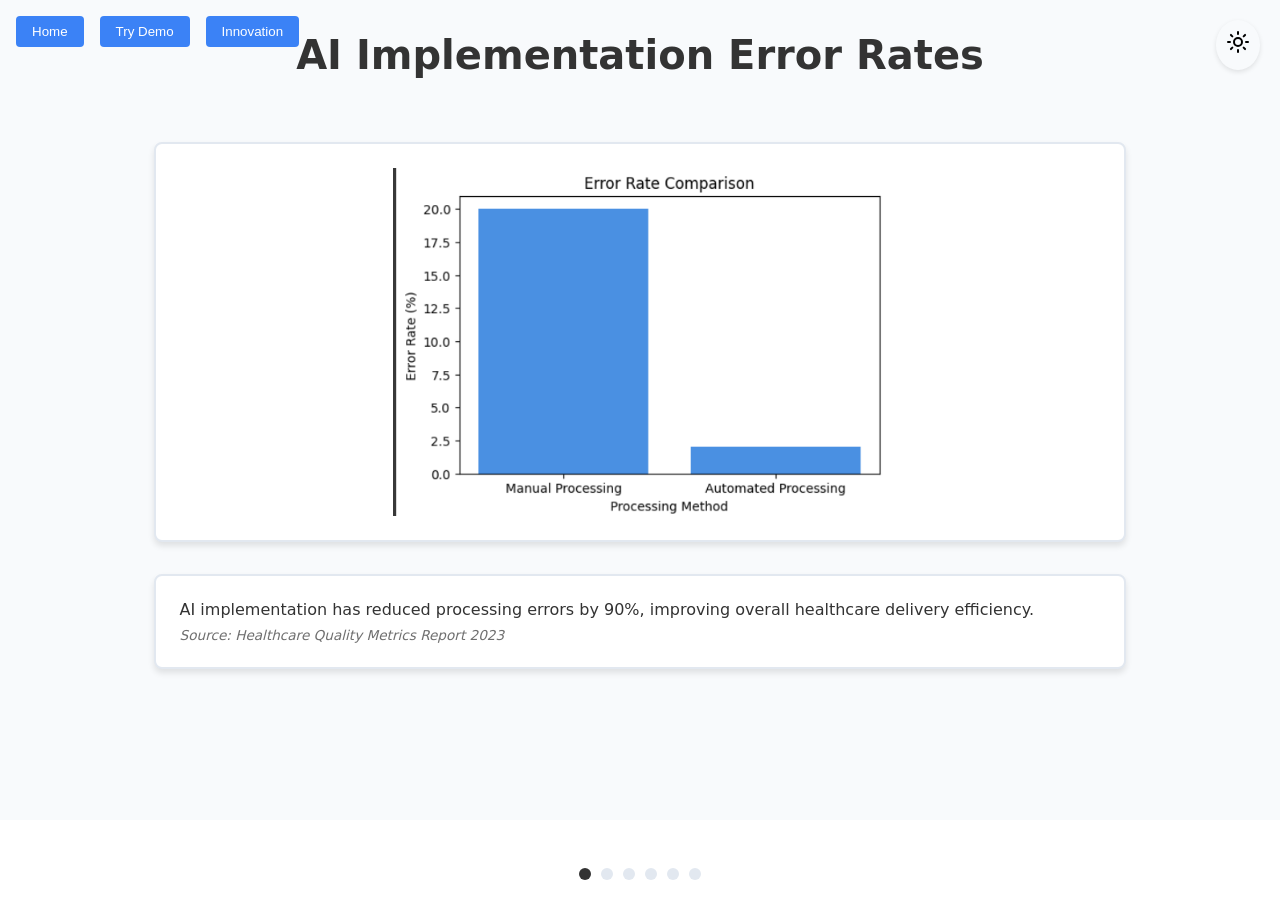
<file: dashboard.html>
<!DOCTYPE html>
<html lang="en" data-theme="light">
<head>
    <meta charset="UTF-8">
    <meta name="viewport" content="width=device-width, initial-scale=1.0">
    <title>Healthcare Analytics Dashboard</title>
    <link rel="stylesheet" href="dashbboard_styles.css">
</head>
<body>
    <header>
        <nav>
            <!-- Home Button -->
            <button id="homeBtn" class="nav-button" onclick="location.href='homepage.html'">Home</button>
        
            <!-- Try Demo Button -->
            <button id="demoBtn" class="nav-button" onclick="location.href='extraction.html'">Try Demo</button>
        
            <!-- Innovation Button -->
            <button id="innovationBtn" class="nav-button" onclick="location.href='innovation.html'">Innovation</button>
        </nav>
        
    </header>

    <!-- image_upload.html -->

        <button id="themeToggle" class="theme-toggle">
            <svg xmlns="http://www.w3.org/2000/svg" width="24" height="24" viewBox="0 0 24 24" fill="none" stroke="currentColor" stroke-width="2" stroke-linecap="round" stroke-linejoin="round" class="lucide lucide-sun"><circle cx="12" cy="12" r="4"/><path d="M12 2v2"/><path d="M12 20v2"/><path d="m4.93 4.93 1.41 1.41"/><path d="m17.66 17.66 1.41 1.41"/><path d="M2 12h2"/><path d="M20 12h2"/><path d="m6.34 17.66-1.41 1.41"/><path d="m19.07 4.93-1.41 1.41"/></svg>
        </button>

        <div id="slide1" class="slide active">
            <h1 class="slide-heading">AI Implementation Error Rates</h1>
            <div class="chart-container">
                <img src="Error Rate Comparision.png" alt="AI Implementation Error Rates Chart" class="chart-image">
            </div>
            <div class="description-box">
                <p>AI implementation has reduced processing errors by 90%, improving overall healthcare delivery efficiency.</p>
                <p class="data-source">Source: Healthcare Quality Metrics Report 2023</p>
            </div>
        </div>

        <div id="slide2" class="slide">
            <h1 class="slide-heading">Administrative Cost Distribution</h1>
            <div class="chart-container">
                <img src="admimistrative cost .png" alt="Administrative Cost Distribution Chart" class="chart-image">
            </div>
            <div class="description-box">
                <p>AI-driven automation has significantly reduced administrative overhead in healthcare operations.</p>
                <p class="data-source">Source: Healthcare Financial Management Association Study 2023</p>
            </div>
        </div>

        <div id="slide3" class="slide">
            <h1 class="slide-heading">AI in Healthcare Market Growth</h1>
            <div class="chart-container">
                <img src="Market SIze growth FOr insurance document.png" alt="AI in Healthcare Market Growth Chart" class="chart-image">
            </div>
            <div class="description-box">
                <p>The AI healthcare market shows exponential growth, projected to reach $17B by 2027.</p>
                <p class="data-source">Source: Global Healthcare AI Market Analysis 2023</p>
            </div>
        </div>

        <div id="slide4" class="slide">
            <h1 class="slide-heading">Average Processing Time</h1>
            <div class="chart-container">
                <img src="Processing Time Comparision.png" alt="Average Processing Time Chart" class="chart-image">
            </div>
            <div class="description-box">
                <p>AI implementation has reduced average processing time by 90%, improving patient care efficiency.</p>
                <p class="data-source">Source: Healthcare Operations Efficiency Report 2023</p>
            </div>
        </div>

        <!-- <div id="slide5" class="slide">
            <h1 class="slide-heading">Patient Satisfaction Scores</h1>
            <div class="chart-container">
                <img src="/placeholder.svg?height=400&width=600" alt="Patient Satisfaction Scores Chart" class="chart-image">
            </div>
            <div class="description-box">
                <p>Implementation of AI-driven healthcare systems showed a 25% increase in patient satisfaction scores.</p>
                <p class="data-source">Source: HIMSS Annual Survey 2023</p>
            </div>
        </div> -->

        <div id="slide6" class="slide">
            <h1 class="slide-heading">Annual Cost Savings by Department</h1>
            <div class="chart-container">
                <img src="Cost Saving.png" alt="Annual Cost Savings by Department Chart" class="chart-image">
            </div>
            <div class="description-box">
                <p>AI implementation resulted in significant cost savings across different healthcare departments.</p>
                <p class="data-source">Source: McKinsey Global Institute Healthcare Analytics Report 2023</p>
            </div>
        </div>

        <div class="slide-indicators">
            <button class="indicator active" data-slide="0"></button>
            <button class="indicator" data-slide="1"></button>
            <button class="indicator" data-slide="2"></button>
            <button class="indicator" data-slide="3"></button>
            <button class="indicator" data-slide="4"></button>
            <button class="indicator" data-slide="5"></button>
        </div>
    </div>

    <script src="dashboard.js"></script>
</body>
</html>
</file>
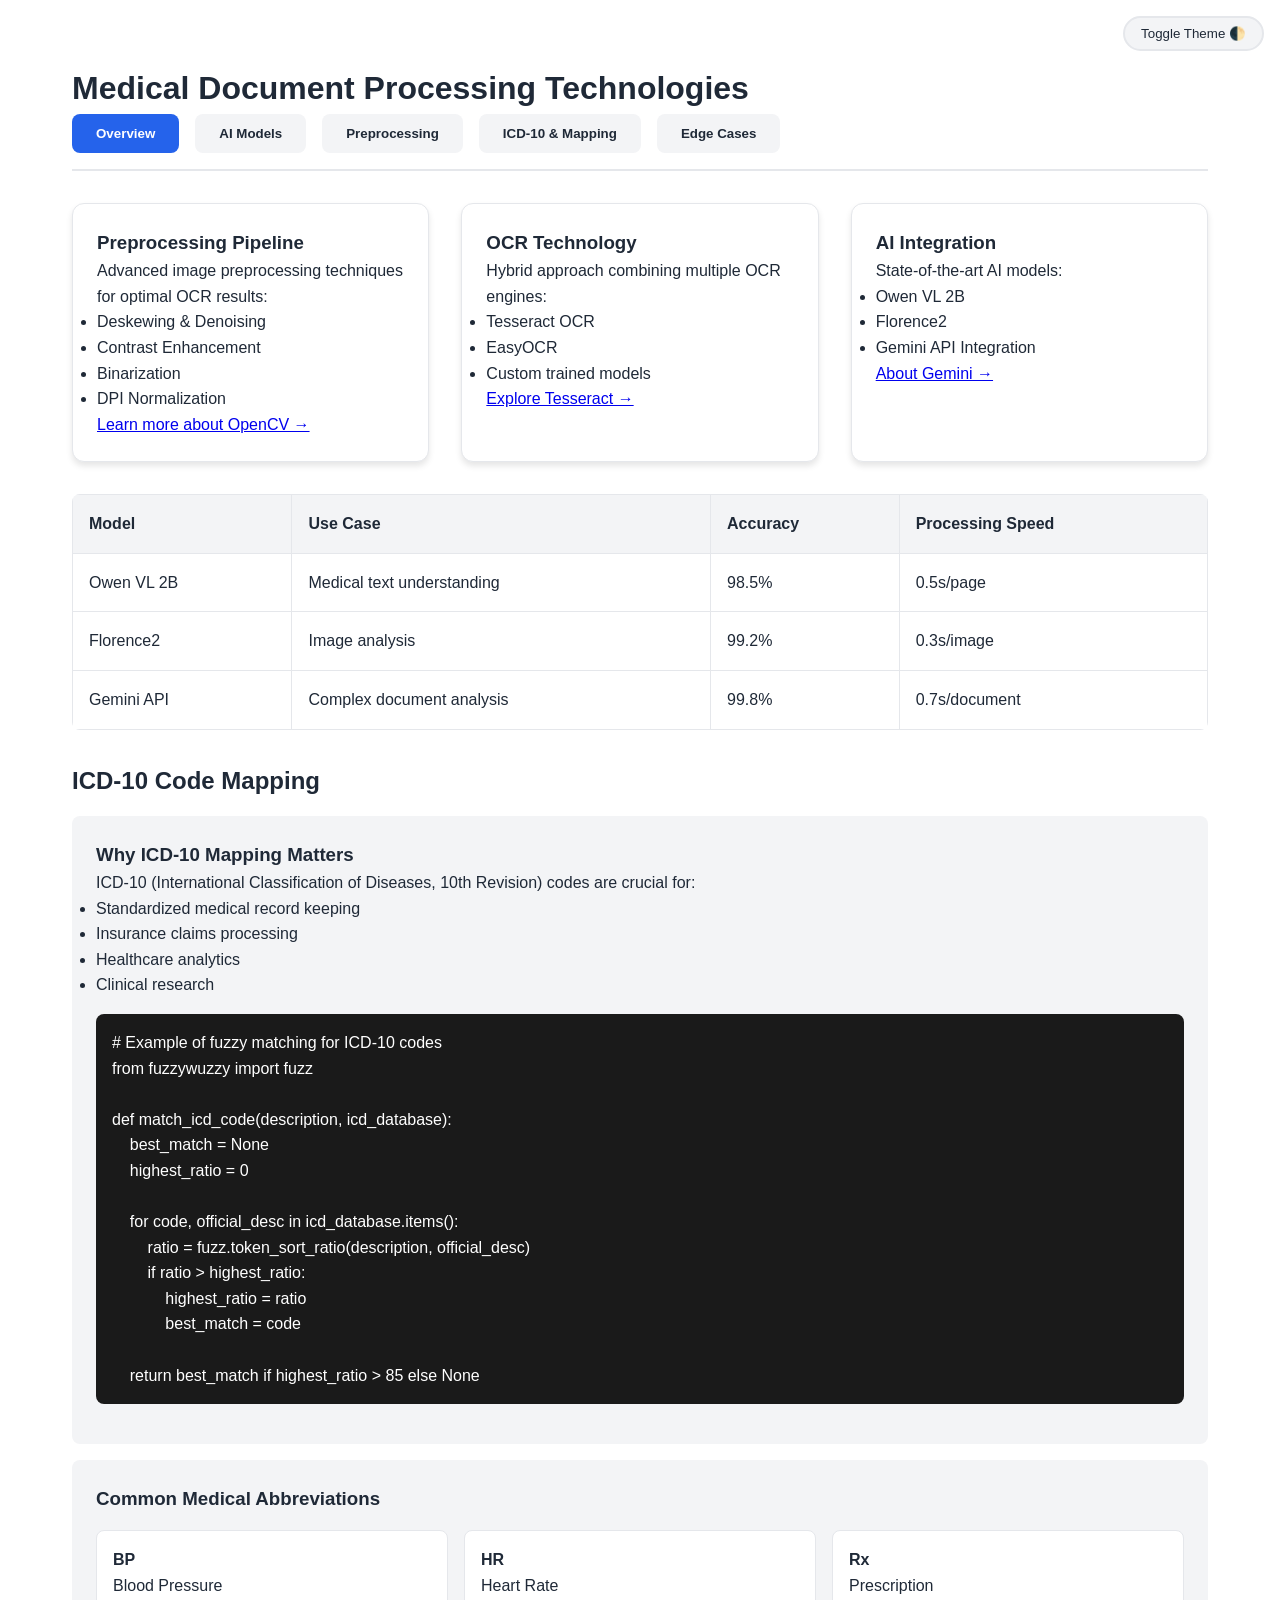
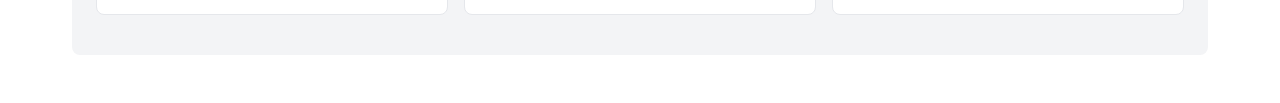
<file: innovation.html>
<!DOCTYPE html>
<html lang="en" data-theme="light">
<head>
    <meta charset="UTF-8">
    <meta name="viewport" content="width=device-width, initial-scale=1.0">
    <title>Medical Document Processing Technologies</title>
    <style>
        /* Theme Variables */
        :root[data-theme="light"] {
            --primary-color: #2563eb;
            --secondary-color: #1e40af;
            --accent-color: #3b82f6;
            --text-color: #1f2937;
            --bg-color: #ffffff;
            --bg-secondary: #f3f4f6;
            --card-bg: #ffffff;
            --border-color: #e5e7eb;
        }

        :root[data-theme="dark"] {
            --primary-color: #60a5fa;
            --secondary-color: #3b82f6;
            --accent-color: #93c5fd;
            --text-color: #e5e7eb;
            --bg-color: #111827;
            --bg-secondary: #1f2937;
            --card-bg: #1f2937;
            --border-color: #374151;
        }

        * {
            margin: 0;
            padding: 0;
            box-sizing: border-box;
            font-family: -apple-system, BlinkMacSystemFont, 'Segoe UI', Roboto, sans-serif;
        }

        body {
            line-height: 1.6;
            color: var(--text-color);
            background-color: var(--bg-color);
            transition: background-color 0.3s ease;
        }

        .container {
            max-width: 1200px;
            margin: 0 auto;
            padding: 2rem;
        }


        nav {
                display: flex;
                justify-content: left;
                gap: 1rem;
            }

            .nav-button {
                padding: 0.5rem 1rem;
                background-color: var(--button-bg);
                color: white;
                border: none;
                border-radius: 4px;
                cursor: pointer;
                transition: background-color 0.3s;
            }

            .nav-button:hover {
                background-color: var(--button-hover);
            }


        /* Theme Toggle */
        .theme-toggle {
            position: fixed;
            top: 1rem;
            right: 1rem;
            padding: 0.5rem 1rem;
            border-radius: 20px;
            border: 2px solid var(--border-color);
            background: var(--bg-secondary);
            color: var(--text-color);
            cursor: pointer;
            transition: all 0.3s ease;
        }

        /* Navigation and Tabs */
        .tabs {
            display: flex;
            gap: 1rem;
            margin-bottom: 2rem;
            border-bottom: 2px solid var(--border-color);
            padding-bottom: 1rem;
            flex-wrap: wrap;
        }

        .tab-button {
            padding: 0.75rem 1.5rem;
            border: none;
            background: var(--bg-secondary);
            cursor: pointer;
            font-weight: 600;
            color: var(--text-color);
            border-radius: 8px;
            transition: all 0.3s ease;
        }

        .tab-button.active {
            background: var(--primary-color);
            color: white;
        }

        /* Technology Cards */
        .tech-grid {
            display: grid;
            grid-template-columns: repeat(auto-fit, minmax(300px, 1fr));
            gap: 2rem;
            margin-top: 2rem;
        }

        .tech-card {
            background: var(--card-bg);
            padding: 1.5rem;
            border-radius: 12px;
            box-shadow: 0 4px 6px rgba(0, 0, 0, 0.1);
            transition: transform 0.3s ease;
            border: 1px solid var(--border-color);
        }

        .tech-card:hover {
            transform: translateY(-5px);
        }

        /* Model Comparison Table */
        .model-table {
            width: 100%;
            border-collapse: collapse;
            margin: 2rem 0;
            background: var(--card-bg);
            border-radius: 8px;
            overflow: hidden;
        }

        .model-table th,
        .model-table td {
            padding: 1rem;
            text-align: left;
            border: 1px solid var(--border-color);
        }

        .model-table th {
            background: var(--bg-secondary);
        }

        /* Code Blocks */
        .code-block {
            background: #1a1a1a;
            color: #fff;
            padding: 1rem;
            border-radius: 8px;
            margin: 1rem 0;
            overflow-x: auto;
        }

        /* Example Section */
        .example-section {
            background: var(--bg-secondary);
            padding: 1.5rem;
            border-radius: 8px;
            margin: 1rem 0;
        }

        .abbreviation-list {
            display: grid;
            grid-template-columns: repeat(auto-fit, minmax(250px, 1fr));
            gap: 1rem;
            margin: 1rem 0;
        }

        .abbreviation-item {
            background: var(--card-bg);
            padding: 1rem;
            border-radius: 8px;
            border: 1px solid var(--border-color);
        }

        @media (max-width: 768px) {
            .tabs {
                flex-direction: column;
            }
            
            .tech-grid {
                grid-template-columns: 1fr;
            }
        }
    </style>
</head>
<body>

    <nav>
        <!-- Home Button -->
        <button id="homeBtn" class="nav-button" onclick="location.href='homepage.html'">Home</button>
    
        <!-- Try Demo Button -->
        <button id="demoBtn" class="nav-button" onclick="location.href='extraction.html'">Try Demo</button>
    
        <!-- Innovation Button -->
        <button id="innovationBtn" class="nav-button" onclick="location.href='./dashboard.html'">Dashboard</button>

        <button class="theme-toggle" onclick="toggleTheme()">
            Toggle Theme 🌓
        </button>
    </nav>
    
    

    <div class="container">
        <h1>Medical Document Processing Technologies</h1>
        
        <div class="tabs">
            <button class="tab-button active" data-tab="overview">Overview</button>
            <button class="tab-button" data-tab="models">AI Models</button>
            <button class="tab-button" data-tab="preprocessing">Preprocessing</button>
            <button class="tab-button" data-tab="icd">ICD-10 & Mapping</button>
            <button class="tab-button" data-tab="edge-cases">Edge Cases</button>
        </div>

        <!-- Overview Tab -->
        <div id="overview" class="tab-content active">
            <div class="tech-grid">
                <div class="tech-card">
                    <h3>Preprocessing Pipeline</h3>
                    <p>Advanced image preprocessing techniques for optimal OCR results:</p>
                    <ul>
                        <li>Deskewing & Denoising</li>
                        <li>Contrast Enhancement</li>
                        <li>Binarization</li>
                        <li>DPI Normalization</li>
                    </ul>
                    <a href="https://opencv.org" target="_blank">Learn more about OpenCV →</a>
                </div>

                <div class="tech-card">
                    <h3>OCR Technology</h3>
                    <p>Hybrid approach combining multiple OCR engines:</p>
                    <ul>
                        <li>Tesseract OCR</li>
                        <li>EasyOCR</li>
                        <li>Custom trained models</li>
                    </ul>
                    <a href="https://github.com/tesseract-ocr/tesseract" target="_blank">Explore Tesseract →</a>
                </div>

                <div class="tech-card">
                    <h3>AI Integration</h3>
                    <p>State-of-the-art AI models:</p>
                    <ul>
                        <li>Owen VL 2B</li>
                        <li>Florence2</li>
                        <li>Gemini API Integration</li>
                    </ul>
                    <a href="https://ai.google/discover/gemini/" target="_blank">About Gemini →</a>
                </div>
            </div>
        </div>

        <!-- AI Models Tab -->
        <div id="models" class="tab-content">
            <table class="model-table">
                <thead>
                    <tr>
                        <th>Model</th>
                        <th>Use Case</th>
                        <th>Accuracy</th>
                        <th>Processing Speed</th>
                    </tr>
                </thead>
                <tbody>
                    <tr>
                        <td>Owen VL 2B</td>
                        <td>Medical text understanding</td>
                        <td>98.5%</td>
                        <td>0.5s/page</td>
                    </tr>
                    <tr>
                        <td>Florence2</td>
                        <td>Image analysis</td>
                        <td>99.2%</td>
                        <td>0.3s/image</td>
                    </tr>
                    <tr>
                        <td>Gemini API</td>
                        <td>Complex document analysis</td>
                        <td>99.8%</td>
                        <td>0.7s/document</td>
                    </tr>
                </tbody>
            </table>
        </div>

        <!-- ICD-10 Tab -->
        <div id="icd" class="tab-content">
            <h2>ICD-10 Code Mapping</h2>
            <div class="example-section">
                <h3>Why ICD-10 Mapping Matters</h3>
                <p>ICD-10 (International Classification of Diseases, 10th Revision) codes are crucial for:</p>
                <ul>
                    <li>Standardized medical record keeping</li>
                    <li>Insurance claims processing</li>
                    <li>Healthcare analytics</li>
                    <li>Clinical research</li>
                </ul>

                <div class="code-block">
                    <pre>
# Example of fuzzy matching for ICD-10 codes
from fuzzywuzzy import fuzz

def match_icd_code(description, icd_database):
    best_match = None
    highest_ratio = 0
    
    for code, official_desc in icd_database.items():
        ratio = fuzz.token_sort_ratio(description, official_desc)
        if ratio > highest_ratio:
            highest_ratio = ratio
            best_match = code
            
    return best_match if highest_ratio > 85 else None</pre>
                </div>
            </div>
        </div>

        <!-- Medical Abbreviations Section -->
        <div class="example-section">
            <h3>Common Medical Abbreviations</h3>
            <div class="abbreviation-list">
                <div class="abbreviation-item">
                    <h4>BP</h4>
                    <p>Blood Pressure</p>
                </div>
                <div class="abbreviation-item">
                    <h4>HR</h4>
                    <p>Heart Rate</p>
                </div>
                <div class="abbreviation-item">
                    <h4>Rx</h4>
                    <p>Prescription</p>
                </div>
            </div>
        </div>
    </div>

    <script>
        // Theme Toggle Functionality
        function toggleTheme() {
            const html = document.documentElement;
            const currentTheme = html.getAttribute('data-theme');
            const newTheme = currentTheme === 'light' ? 'dark' : 'light';
            html.setAttribute('data-theme', newTheme);
            localStorage.setItem('theme', newTheme);
        }

        // Set Initial Theme
        document.addEventListener('DOMContentLoaded', function() {
            const savedTheme = localStorage.getItem('theme') || 'light';
            document.documentElement.setAttribute('data-theme', savedTheme);
            
            // Tab Switching
            const tabs = document.querySelectorAll('.tab-button');
            const contents = document.querySelectorAll('.tab-content');

            tabs.forEach(tab => {
                tab.addEventListener('click', () => {
                    tabs.forEach(t => t.classList.remove('active'));
                    contents.forEach(c => c.classList.remove('active'));

                    tab.classList.add('active');
                    const contentId = tab.getAttribute('data-tab');
                    document.getElementById(contentId).classList.add('active');
                });
            });
        });
    </script>
</body>
</html>
</file>
<file: dashbboard_styles.css>
:root {
    --bg-primary: #ffffff;
    --text-primary: #333333;
    --border-color: #e2e8f0;
    --slide-bg: #f8fafc;
    --box-shadow: rgba(0, 0, 0, 0.1);
    --button-bg: #3b82f6;
    --button-hover: #2563eb;
    --chart-blue: #4a90e2;
    --chart-green: #82ca9d;
    --chart-purple: #8884d8;
}

[data-theme="dark"] {
    --bg-primary: #1a1a1a;
    --text-primary: #ffffff;
    --border-color: #374151;
    --slide-bg: #2d2d2d;
    --box-shadow: rgba(255, 255, 255, 0.1);
    --button-bg: #4f46e5;
    --button-hover: #4338ca;
}

* {
    margin: 0;
    padding: 0;
    box-sizing: border-box;
    transition: background-color 0.3s, color 0.3s;
}

body {
    font-family: system-ui, -apple-system, sans-serif;
    background-color: var(--bg-primary);
    color: var(--text-primary);
    min-height: 100vh;
    overflow-x: hidden;
}

header {
    position: fixed;
    top: 0;
    left: 0;
    right: 0;
    z-index: 1000;
    /* background-color: var(--bg-primary); */
    padding: 1rem;
    /* box-shadow: 0 2px 4px var(--box-shadow); */
}

nav {
    display: flex;
    justify-content: left;
    gap: 1rem;
}

.nav-button {
    padding: 0.5rem 1rem;
    background-color: var(--button-bg);
    color: white;
    border: none;
    border-radius: 4px;
    cursor: pointer;
    transition: background-color 0.3s;
}

.nav-button:hover {
    background-color: var(--button-hover);
}

.floating-menu {
    position: fixed;
    bottom: 20px;
    left: 20px;
    z-index: 1000;
}

.menu-buttons {
    display: flex;
    flex-direction: column;
    gap: 0.5rem;
}

.menu-button {
    width: 50px;
    height: 50px;
    border-radius: 50%;
    background-color: var(--button-bg);
    border: none;
    cursor: pointer;
    color: white;
    display: flex;
    align-items: center;
    justify-content: center;
    transform: translateX(-100px);
    opacity: 0;
    transition: all 0.3s ease;
}

.menu-button:hover {
    background-color: var(--button-hover);
}

.theme-toggle {
    position: fixed;
    top: 20px;
    right: 20px;
    background: none;
    border: none;
    font-size: 24px;
    cursor: pointer;
    z-index: 1000;
    padding: 10px;
    border-radius: 50%;
    background-color: var(--slide-bg);
    box-shadow: 0 2px 5px var(--box-shadow);
}

.slider-container {
    width: 100vw;
    height: 100vh;
    position: relative;
    overflow: hidden;
    padding-top: 80px;
}

.slide {
    position: absolute;
    width: 100%;
    height: calc(100% - 80px);
    display: flex;
    flex-direction: column;
    align-items: center;
    padding: 2rem;
    background-color: var(--slide-bg);
    transform: translateX(100%);
    transition: transform 0.5s ease-in-out;
}

.slide.active {
    transform: translateX(0);
}

.chart-container {
    width: 80%;
    height: 400px;
    margin: 2rem 0;
    background-color: var(--bg-primary);
    border-radius: 8px;
    padding: 1.5rem;
    box-shadow: 0 4px 6px var(--box-shadow);
    border: 2px solid var(--border-color);
    display: flex;
    justify-content: center;
    align-items: center;
}

.chart-image {
    max-width: 100%;
    max-height: 100%;
    object-fit: contain;
}

.description-box {
    width: 80%;
    padding: 1.5rem;
    border-radius: 8px;
    background-color: var(--bg-primary);
    box-shadow: 0 4px 6px var(--box-shadow);
    border: 2px solid var(--border-color);
}

.data-source {
    font-size: 0.85rem;
    color: var(--text-primary);
    opacity: 0.7;
    margin-top: 0.5rem;
    font-style: italic;
}

.slide-heading {
    font-size: 2.5rem;
    margin-bottom: 2rem;
    text-align: center;
    color: var(--text-primary);
}

.slide-indicators {
    position: fixed;
    bottom: 20px;
    left: 50%;
    transform: translateX(-50%);
    display: flex;
    gap: 10px;
    z-index: 1000;
}

.indicator {
    width: 12px;
    height: 12px;
    border-radius: 50%;
    background-color: var(--border-color);
    cursor: pointer;
    transition: background-color 0.3s;
    border: none;
}

.indicator.active {
    background-color: var(--text-primary);
}

@media (max-width: 768px) {
    .chart-container {
        width: 95%;
        height: 300px;
    }

    .slide-heading {
        font-size: 1.8rem;
    }

    .description-box {
        width: 95%;
    }
}
</file>
